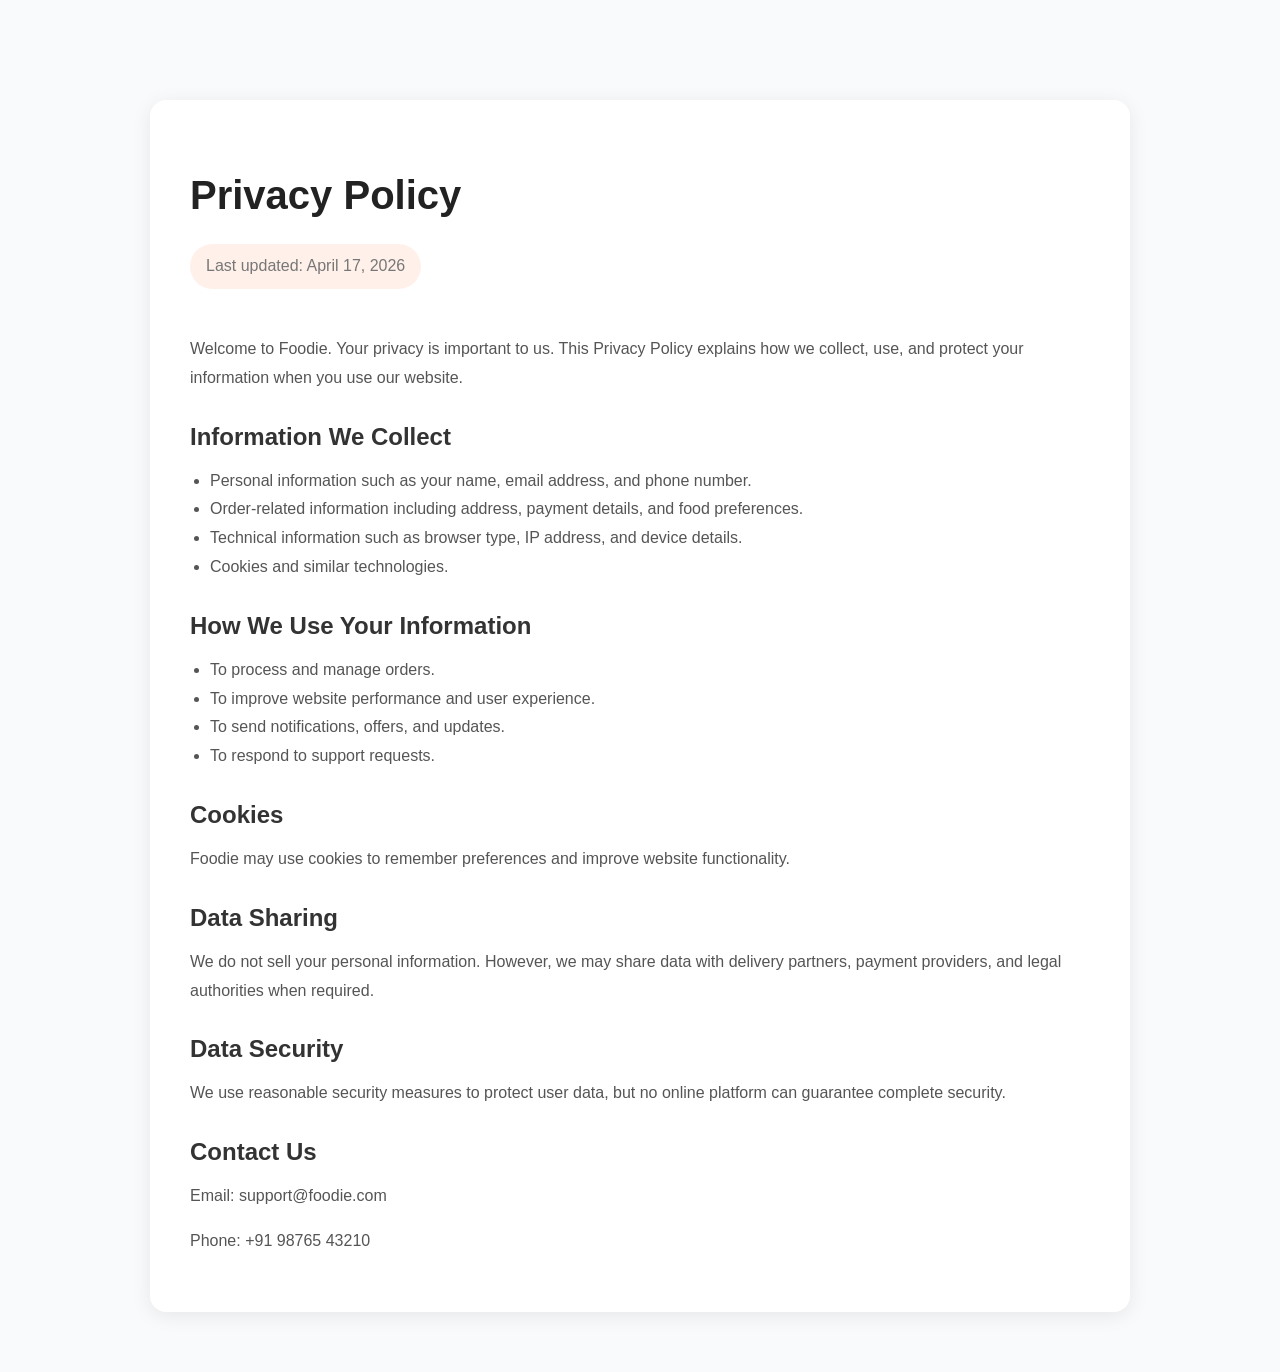
<file: html/privacy-policy.html>
<!DOCTYPE html>
<html lang="en">
<head>
  <meta charset="UTF-8" />
  <meta name="viewport" content="width=device-width, initial-scale=1.0" />
  <title>Privacy Policy | Foodie</title>
  <link rel="stylesheet" href="../css/policy.css" />
</head>
<body>
  <section class="policy-page">
    <div class="container">
      <h1>Privacy Policy</h1>
      <p class="updated">Last updated: April 17, 2026</p>

      <p>
        Welcome to Foodie. Your privacy is important to us. This Privacy Policy explains how we collect, use, and protect your information when you use our website.
      </p>

      <h2>Information We Collect</h2>
      <ul>
        <li>Personal information such as your name, email address, and phone number.</li>
        <li>Order-related information including address, payment details, and food preferences.</li>
        <li>Technical information such as browser type, IP address, and device details.</li>
        <li>Cookies and similar technologies.</li>
      </ul>

      <h2>How We Use Your Information</h2>
      <ul>
        <li>To process and manage orders.</li>
        <li>To improve website performance and user experience.</li>
        <li>To send notifications, offers, and updates.</li>
        <li>To respond to support requests.</li>
      </ul>

      <h2>Cookies</h2>
      <p>
        Foodie may use cookies to remember preferences and improve website functionality.
      </p>

      <h2>Data Sharing</h2>
      <p>
        We do not sell your personal information. However, we may share data with delivery partners, payment providers, and legal authorities when required.
      </p>

      <h2>Data Security</h2>
      <p>
        We use reasonable security measures to protect user data, but no online platform can guarantee complete security.
      </p>

      <h2>Contact Us</h2>
      <p>Email: support@foodie.com</p>
      <p>Phone: +91 98765 43210</p>
    </div>
  </section>
</body>
</html>
</file>
<file: css/policy.css>
.policy-page {
  padding: 80px 20px;
  background: #f9fafb;
  min-height: 100vh;
}

.container {
  max-width: 900px;
  margin: 0 auto;
  background: #fff;
  padding: 40px;
  border-radius: 16px;
  box-shadow: 0 4px 20px rgba(0, 0, 0, 0.08);
}

.policy-page h1 {
  font-size: 2.5rem;
  margin-bottom: 10px;
  color: #222;
}

.policy-page .updated {
  color: #777;
  margin-bottom: 30px;
}

.policy-page h2 {
  margin-top: 30px;
  margin-bottom: 12px;
  color: #333;
}

.policy-page p,
.policy-page li {
  font-size: 1rem;
  line-height: 1.8;
  color: #555;
}

.policy-page ul {
  padding-left: 20px;
}

body {
  margin: 0;
  padding: 0;
  font-family: "Poppins", sans-serif;
  background: linear-gradient(135deg, #fff8f3, #fffdfb);
  color: #333;
}

.policy-page,
.terms-page {
  min-height: 100vh;
  padding: 100px 20px 60px;
}

.policy-container,
.terms-container {
  max-width: 950px;
  margin: 0 auto;
  background: #ffffff;
  border-radius: 24px;
  padding: 50px;
  box-shadow: 0 12px 40px rgba(0, 0, 0, 0.08);
  border: 1px solid rgba(255, 107, 53, 0.08);
  position: relative;
  overflow: hidden;
}

.policy-container::before,
.terms-container::before {
  content: "";
  position: absolute;
  top: 0;
  left: 0;
  width: 100%;
  height: 6px;
  background: linear-gradient(90deg, #ff6b35, #ff9f1c);
}

.policy-container h1,
.terms-container h1 {
  font-size: 2.8rem;
  margin-bottom: 10px;
  color: #222;
  line-height: 1.2;
}

.updated {
  display: inline-block;
  padding: 8px 16px;
  background: rgba(255, 107, 53, 0.1);
  color: #ff6b35;
  border-radius: 999px;
  font-size: 0.95rem;
  font-weight: 500;
  margin-bottom: 30px;
}

.policy-container p,
.terms-container p {
  font-size: 1rem;
  line-height: 1.9;
  color: #5f5f5f;
  margin-bottom: 18px;
}

.policy-container h2,
.terms-container h2 {
  margin-top: 35px;
  margin-bottom: 14px;
  font-size: 1.4rem;
  color: #1f1f1f;
  position: relative;
  padding-left: 18px;
}

.policy-container h2::before,
.terms-container h2::before {
  content: "";
  position: absolute;
  left: 0;
  top: 5px;
  width: 6px;
  height: 24px;
  border-radius: 999px;
  background: #ff6b35;
}

.policy-container ul,
.terms-container ul {
  padding-left: 22px;
  margin-bottom: 20px;
}

.policy-container ul li,
.terms-container ul li {
  margin-bottom: 12px;
  line-height: 1.8;
  color: #555;
}

.back-btn {
  display: inline-flex;
  align-items: center;
  gap: 10px;
  margin-top: 35px;
  padding: 14px 24px;
  background: linear-gradient(90deg, #ff6b35, #ff9f1c);
  color: #fff;
  border-radius: 12px;
  text-decoration: none;
  font-weight: 600;
  box-shadow: 0 10px 25px rgba(255, 107, 53, 0.2);
  transition: all 0.3s ease;
}

.back-btn:hover {
  transform: translateY(-3px);
  box-shadow: 0 14px 30px rgba(255, 107, 53, 0.28);
}

.policy-container section,
.terms-container section {
  padding-bottom: 18px;
  border-bottom: 1px solid #f1f1f1;
}

.policy-container section:last-child,
.terms-container section:last-child {
  border-bottom: none;
}

@media (max-width: 768px) {
  .policy-page,
  .terms-page {
    padding: 80px 15px 40px;
  }

  .policy-container,
  .terms-container {
    padding: 30px 22px;
    border-radius: 18px;
  }

  .policy-container h1,
  .terms-container h1 {
    font-size: 2rem;
  }

  .policy-container h2,
  .terms-container h2 {
    font-size: 1.2rem;
  }

  .back-btn {
    width: 100%;
    justify-content: center;
  }
}
</file>
